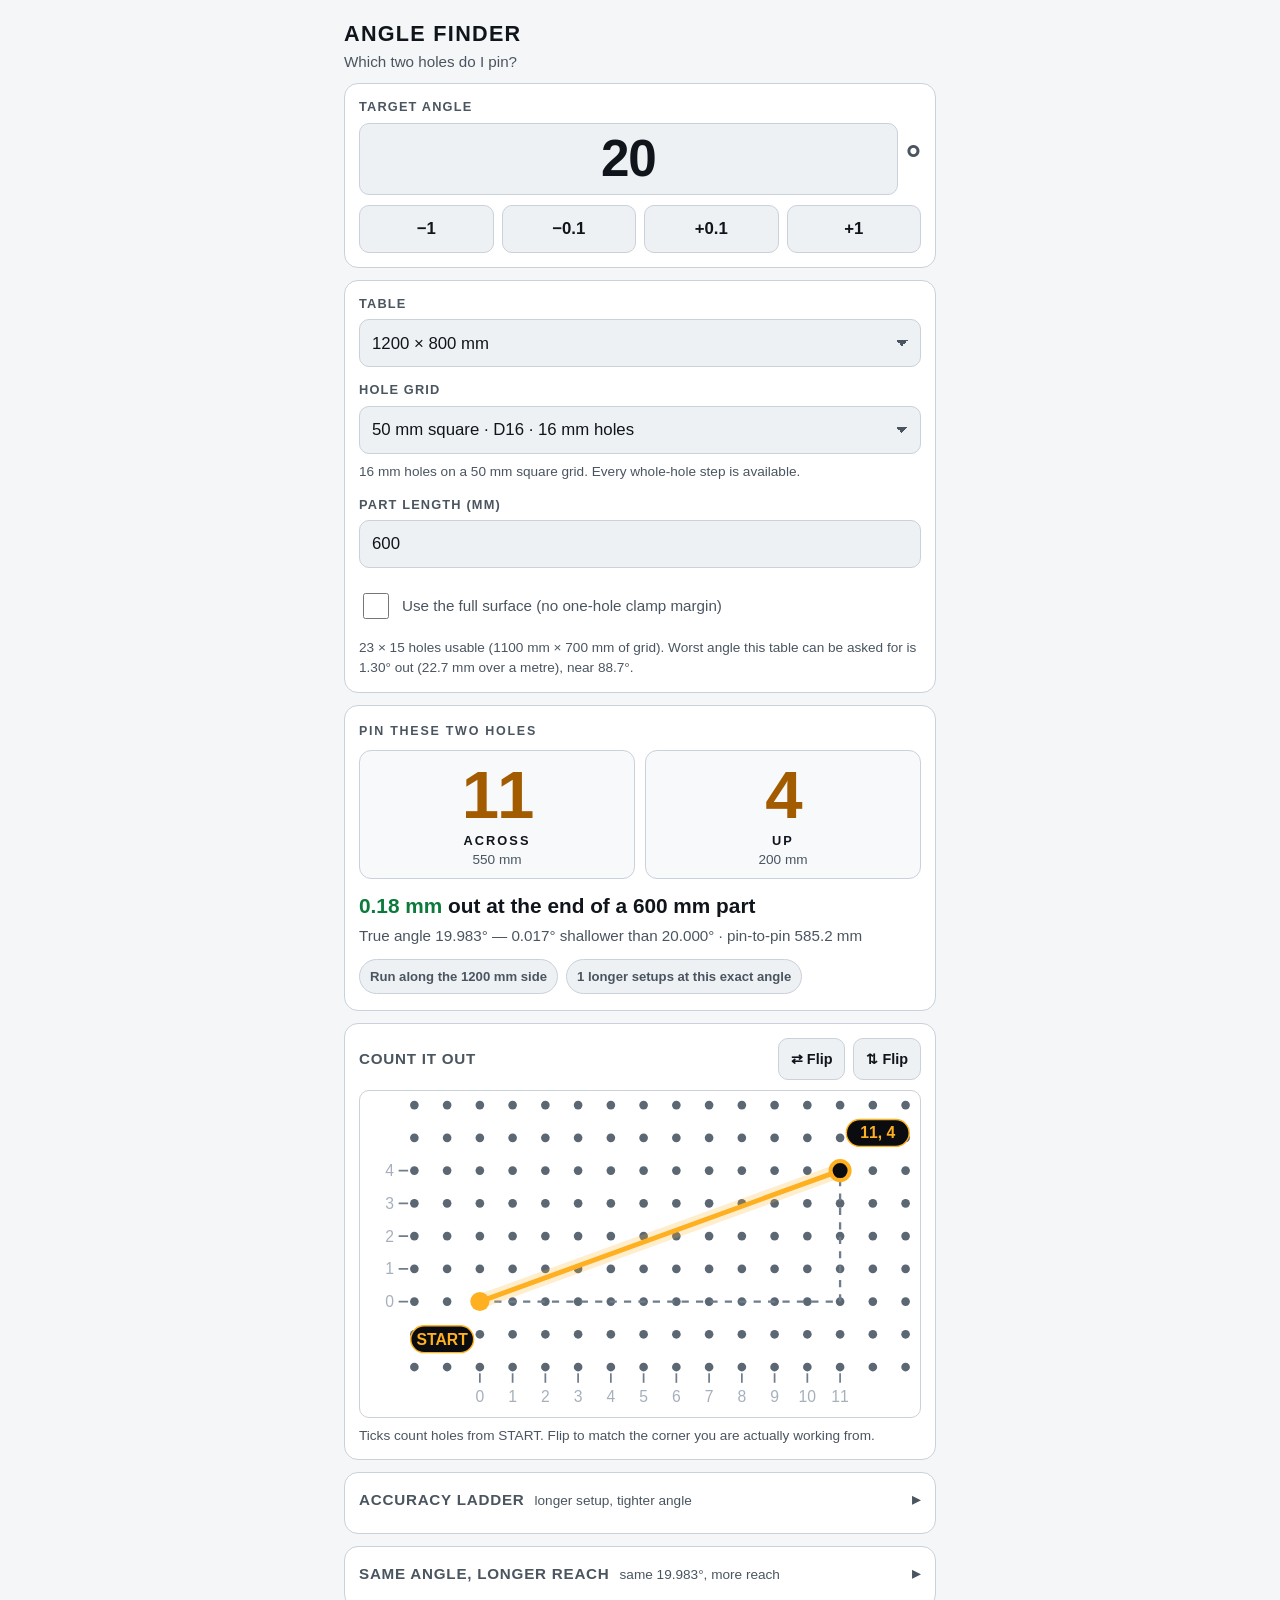
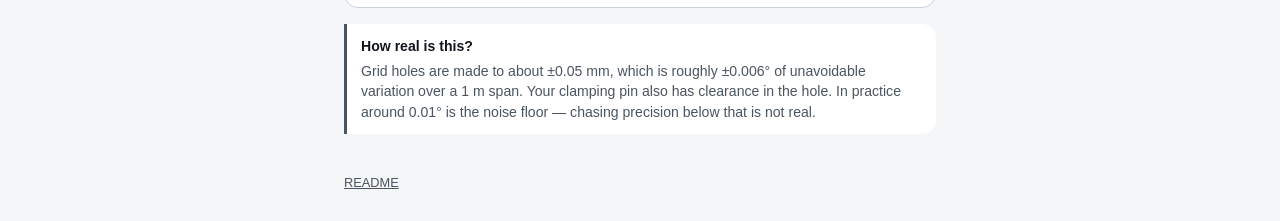
<file: index.html>
<!doctype html>
<html lang="en">
<head>
<meta charset="utf-8">
<meta name="viewport" content="width=device-width, initial-scale=1, viewport-fit=cover">
<meta name="theme-color" content="#0c0e11">
<meta name="color-scheme" content="dark light">
<meta name="description" content="Turn a target angle into which two holes to pin on a modular welding table. Works offline, no accounts, no network.">
<title>Welding Table Angle Finder</title>
<link rel="manifest" href="./manifest.webmanifest">
<link rel="icon" href="./icon.svg" type="image/svg+xml">
<link rel="apple-touch-icon" href="./icon-192.png">
<link rel="stylesheet" href="./styles.css">
</head>
<body>

<header class="top">
  <h1>Angle&nbsp;Finder</h1>
  <p class="tagline">Which two holes do I pin?</p>
</header>

<main>

  <!-- ---------------------------------------------------------------- -->
  <section class="card" aria-labelledby="angle-label">
    <label class="field-label" id="angle-label" for="angle">Target angle</label>
    <div class="angle-row">
      <input id="angle" class="angle-input" type="number" inputmode="decimal"
             step="0.001" min="0" max="90" value="20" autocomplete="off">
      <span class="deg-mark" aria-hidden="true">°</span>
    </div>
    <div class="nudge" role="group" aria-label="Adjust angle">
      <button type="button" data-nudge="-1">−1</button>
      <button type="button" data-nudge="-0.1">−0.1</button>
      <button type="button" data-nudge="0.1">+0.1</button>
      <button type="button" data-nudge="1">+1</button>
    </div>
  </section>

  <!-- ---------------------------------------------------------------- -->
  <section class="card setup-card">
    <div class="field">
      <label class="field-label" for="table">Table</label>
      <select id="table"></select>
    </div>

    <div class="field custom-size" id="custom-size" hidden>
      <label class="field-label" for="custom-w">Size (mm)</label>
      <div class="two-up">
        <input id="custom-w" type="number" inputmode="numeric" min="100" step="50" value="1200" aria-label="Table width in mm">
        <span class="by">×</span>
        <input id="custom-l" type="number" inputmode="numeric" min="100" step="50" value="800" aria-label="Table length in mm">
      </div>
    </div>

    <div class="field">
      <label class="field-label" for="grid">Hole grid</label>
      <select id="grid"></select>
      <p class="hint" id="grid-hint"></p>
    </div>

    <div class="field">
      <label class="field-label" for="part">Part length (mm)</label>
      <input id="part" type="number" inputmode="numeric" min="10" step="50" value="600">
    </div>

    <label class="check">
      <input id="full-surface" type="checkbox">
      <span>Use the full surface (no one-hole clamp margin)</span>
    </label>

    <p class="hint" id="table-hint"></p>
  </section>

  <!-- ---------------------------------------------------------------- -->
  <section id="answer" aria-live="polite"></section>

  <section id="warnings"></section>

  <!-- ---------------------------------------------------------------- -->
  <section class="card diagram-card" id="diagram-card">
    <div class="card-head">
      <h2>Count it out</h2>
      <div class="flips" role="group" aria-label="Mirror the setup">
        <button type="button" id="flip-x" aria-pressed="false">⇄ Flip</button>
        <button type="button" id="flip-y" aria-pressed="false">⇅ Flip</button>
      </div>
    </div>
    <div id="diagram" class="diagram"></div>
    <p class="hint" id="diagram-legend"></p>
  </section>

  <!-- ---------------------------------------------------------------- -->
  <details class="card" id="ladder-card">
    <summary><h2>Accuracy ladder</h2><span class="summary-note">longer setup, tighter angle</span></summary>
    <div class="table-scroll"><table class="ladder" id="ladder"></table></div>
  </details>

  <details class="card" id="same-card">
    <summary><h2>Same angle, longer reach</h2><span class="summary-note" id="same-note"></span></summary>
    <div class="table-scroll"><table class="ladder" id="same-angle"></table></div>
  </details>

  <!-- Permanent, non-dismissable. Do not make this collapsible. -->
  <aside class="noise-floor">
    <strong>How real is this?</strong>
    Grid holes are made to about ±0.05&nbsp;mm, which is roughly ±0.006° of unavoidable
    variation over a 1&nbsp;m span. Your clamping pin also has clearance in the hole. In
    practice around 0.01° is the noise floor — chasing precision below that is not real.
  </aside>

  <noscript><p class="warn">This tool is all client-side maths — it needs JavaScript enabled.</p></noscript>

</main>

<footer class="foot">
  <a href="./README.md">README</a>
</footer>

<script src="./grid-math.js"></script>
<script src="./app.js"></script>
</body>
</html>
</file>
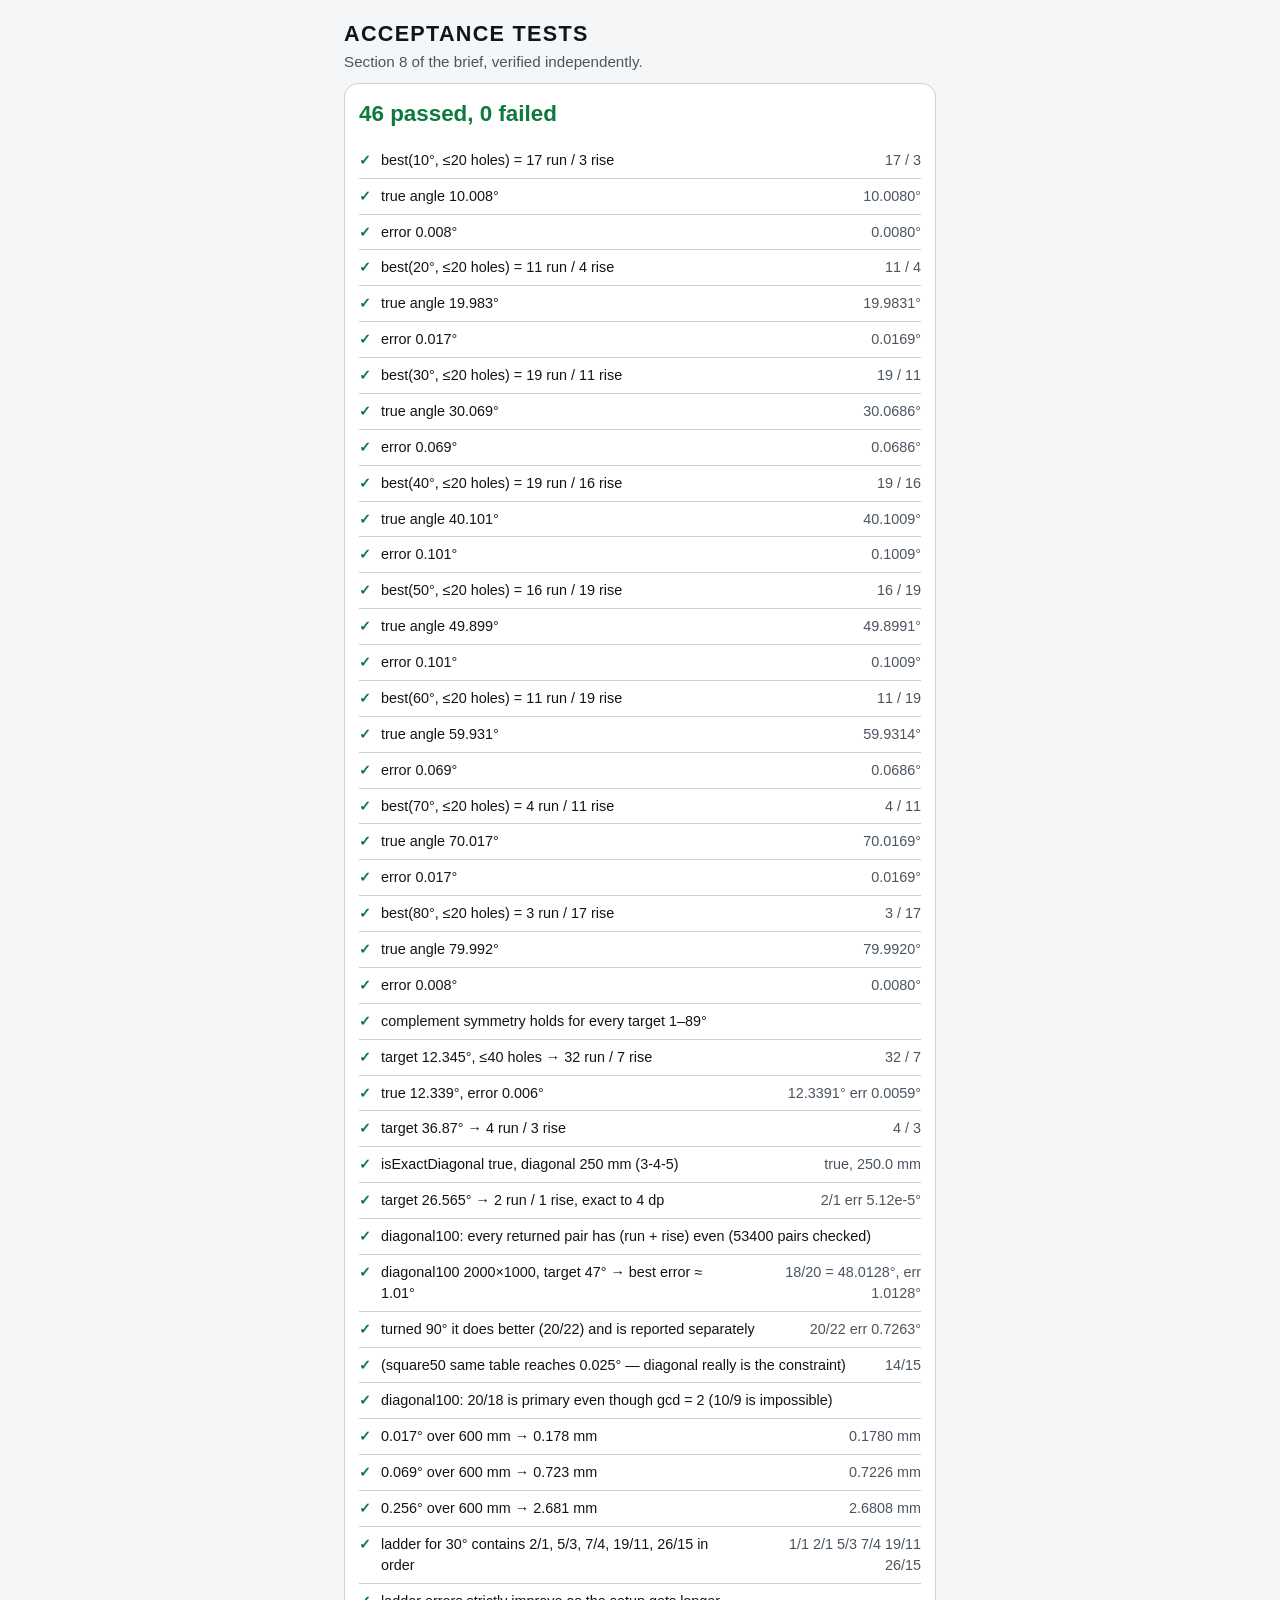
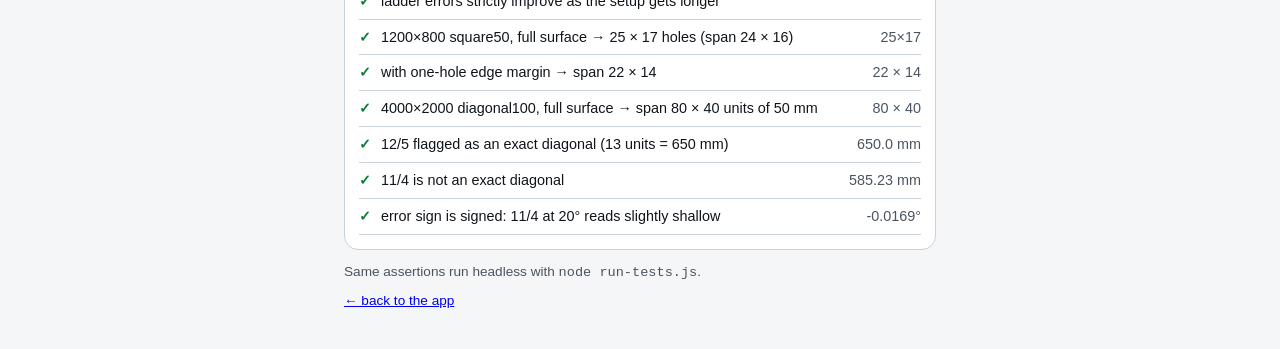
<file: tests.html>
<!doctype html>
<html lang="en">
<head>
<meta charset="utf-8">
<meta name="viewport" content="width=device-width, initial-scale=1">
<meta name="color-scheme" content="dark light">
<title>Tests — Welding Table Angle Finder</title>
<link rel="stylesheet" href="./styles.css">
</head>
<body>
<header class="top">
  <h1>Acceptance tests</h1>
  <p class="tagline">Section 8 of the brief, verified independently.</p>
</header>
<main>
  <div class="card">
    <p class="score" id="score">running…</p>
    <ul class="test-list" id="list"></ul>
  </div>
  <p class="hint">Same assertions run headless with <code>node run-tests.js</code>.</p>
  <p class="hint"><a href="./index.html">← back to the app</a></p>
</main>
<script src="./grid-math.js"></script>
<script src="./tests.js"></script>
<script>
(function () {
  var out = WeldTests.run();
  var score = document.getElementById('score');
  score.textContent = out.passed + ' passed, ' + out.failed + ' failed';
  score.className = 'score ' + (out.failed ? 'no' : 'ok');
  document.getElementById('list').innerHTML = out.results.map(function (r) {
    return '<li class="' + (r.pass ? 'pass' : 'fail') + '">' +
      '<span class="mark">' + (r.pass ? '✓' : '✕') + '</span>' +
      '<span>' + r.name.replace(/&/g, '&amp;').replace(/</g, '&lt;') + '</span>' +
      (r.detail ? '<span class="detail">' + String(r.detail).replace(/</g, '&lt;') + '</span>' : '') +
      '</li>';
  }).join('');
  console.log(out.passed + ' passed, ' + out.failed + ' failed');
  out.results.forEach(function (r) { if (!r.pass) console.error('FAIL: ' + r.name + '  ' + r.detail); });
})();
</script>
</body>
</html>
</file>
<file: styles.css>
/* =============================================================================
   Welding Table Angle Finder — workshop-first styling.
   Assume: phone in one hand, gloves on, poor light, dirty screen.
   Big targets, big numerals, hard contrast, dark by default.
   No external fonts — system stack only.
   ============================================================================= */

:root {
  --bg:        #0c0e11;
  --card:      #14181d;
  --card-2:    #1b2027;
  --line:      #2b323b;
  --ink:       #f2f5f8;
  --ink-dim:   #a6b0bc;
  --accent:    #ffb020;   /* the setup line — reads well in bad light */
  --accent-2:  #ffcf6b;
  --good:      #3ddc84;
  --warn:      #ff8a3d;
  --bad:       #ff5a5a;
  --radius:    14px;
  --tap:       48px;      /* minimum tap target, gloves on */
}

* { box-sizing: border-box; }

html { -webkit-text-size-adjust: 100%; }

body {
  margin: 0;
  padding: 0 0 env(safe-area-inset-bottom);
  background: var(--bg);
  color: var(--ink);
  font-family: -apple-system, BlinkMacSystemFont, "Segoe UI", Roboto, "Helvetica Neue", Arial, sans-serif;
  font-size: 17px;
  line-height: 1.45;
  -webkit-tap-highlight-color: transparent;
}

main { max-width: 620px; margin: 0 auto; padding: 0 14px 40px; }

/* --- header ------------------------------------------------------------- */
.top {
  max-width: 620px;
  margin: 0 auto;
  padding: 18px 14px 10px;
}
.top h1 {
  margin: 0;
  font-size: 1.35rem;
  letter-spacing: 0.06em;
  text-transform: uppercase;
  font-weight: 800;
}
.tagline { margin: 2px 0 0; color: var(--ink-dim); font-size: 0.95rem; }

/* --- cards -------------------------------------------------------------- */
.card {
  background: var(--card);
  border: 1px solid var(--line);
  border-radius: var(--radius);
  padding: 14px;
  margin: 0 0 12px;
}
.card-head {
  display: flex; align-items: center; justify-content: space-between;
  gap: 10px; margin-bottom: 10px;
}
h2 { font-size: 0.95rem; margin: 0; letter-spacing: 0.05em; text-transform: uppercase; color: var(--ink-dim); font-weight: 700; }

/* --- inputs ------------------------------------------------------------- */
.field-label {
  display: block;
  font-size: 0.8rem;
  letter-spacing: 0.09em;
  text-transform: uppercase;
  color: var(--ink-dim);
  font-weight: 700;
  margin-bottom: 6px;
}
.field { margin-bottom: 14px; }
.field:last-of-type { margin-bottom: 0; }

input, select, button {
  font-family: inherit;
  font-size: 1.05rem;
  color: var(--ink);
  background: var(--card-2);
  border: 1px solid var(--line);
  border-radius: 10px;
  min-height: var(--tap);
  padding: 8px 12px;
  width: 100%;
}
select {
  appearance: none;
  background-image: linear-gradient(45deg, transparent 50%, var(--ink-dim) 50%),
                    linear-gradient(135deg, var(--ink-dim) 50%, transparent 50%);
  background-position: right 18px center, right 12px center;
  background-size: 6px 6px, 6px 6px;
  background-repeat: no-repeat;
  padding-right: 34px;
}
input:focus-visible, select:focus-visible, button:focus-visible, summary:focus-visible {
  outline: 3px solid var(--accent); outline-offset: 2px;
}
input[type="number"] { -moz-appearance: textfield; }
input[type="number"]::-webkit-outer-spin-button,
input[type="number"]::-webkit-inner-spin-button { -webkit-appearance: none; margin: 0; }

.angle-row { display: flex; align-items: center; gap: 8px; }
.angle-input {
  font-size: 3.2rem;
  font-weight: 800;
  font-variant-numeric: tabular-nums;
  letter-spacing: -0.02em;
  padding: 4px 12px;
  min-height: 72px;
  text-align: center;
}
.deg-mark { font-size: 2.4rem; color: var(--ink-dim); font-weight: 700; }

.nudge { display: flex; gap: 8px; margin-top: 10px; }
.nudge button { font-weight: 700; font-variant-numeric: tabular-nums; }
.nudge button:active { background: var(--accent); color: #000; border-color: var(--accent); }

.two-up { display: flex; align-items: center; gap: 8px; }
.by { color: var(--ink-dim); font-size: 1.2rem; }

.check {
  display: flex; align-items: center; gap: 10px;
  margin-top: 14px; min-height: var(--tap); cursor: pointer;
}
.check input { width: 26px; height: 26px; min-height: 0; flex: none; accent-color: var(--accent); }
.check span { font-size: 0.95rem; color: var(--ink-dim); }

.hint { margin: 8px 0 0; font-size: 0.85rem; color: var(--ink-dim); }

/* --- the answer --------------------------------------------------------- */
.answer {
  background: linear-gradient(180deg, #1a1f26, #14181d);
  border: 1px solid #39424e;
  border-radius: var(--radius);
  padding: 16px 14px;
  margin: 0 0 12px;
}
.answer .kicker {
  font-size: 0.78rem; letter-spacing: 0.14em; text-transform: uppercase;
  color: var(--ink-dim); font-weight: 700; margin: 0 0 10px;
}
.numbers {
  display: flex; align-items: stretch; gap: 10px;
}
.num {
  flex: 1 1 0;
  background: #0e1116;
  border: 1px solid var(--line);
  border-radius: 12px;
  padding: 10px 6px 8px;
  text-align: center;
}
.num .n {
  display: block;
  font-size: 4.2rem;
  line-height: 1;
  font-weight: 800;
  font-variant-numeric: tabular-nums;
  color: var(--accent);
  letter-spacing: -0.03em;
}
.num .lbl {
  display: block; margin-top: 4px;
  font-size: 0.8rem; letter-spacing: 0.16em; text-transform: uppercase;
  color: var(--ink); font-weight: 700;
}
.num .mm { display: block; font-size: 0.85rem; color: var(--ink-dim); font-variant-numeric: tabular-nums; }

.headline-error {
  margin: 14px 0 0;
  font-size: 1.3rem;
  font-weight: 700;
  line-height: 1.25;
}
.headline-error .mmval { color: var(--good); font-variant-numeric: tabular-nums; }
.headline-error.is-warn .mmval { color: var(--warn); }
.headline-error.is-bad .mmval { color: var(--bad); }
.answer .secondary {
  margin: 6px 0 0; color: var(--ink-dim); font-size: 0.95rem;
  font-variant-numeric: tabular-nums;
}

.badges { display: flex; flex-wrap: wrap; gap: 8px; margin-top: 12px; }
.badge {
  font-size: 0.82rem; font-weight: 700;
  padding: 7px 10px; border-radius: 999px;
  background: var(--card-2); border: 1px solid var(--line); color: var(--ink-dim);
}
.badge.exact { background: rgba(61,220,132,0.12); border-color: rgba(61,220,132,0.45); color: var(--good); }
.badge.rot   { background: rgba(255,176,32,0.12); border-color: rgba(255,176,32,0.45); color: var(--accent-2); }

/* --- warnings ----------------------------------------------------------- */
.warn, .info {
  border-radius: var(--radius);
  padding: 12px 14px;
  margin: 0 0 12px;
  font-size: 0.95rem;
  border: 1px solid;
}
.warn { background: rgba(255,138,61,0.10); border-color: rgba(255,138,61,0.5); color: #ffd3b3; }
.warn.bad { background: rgba(255,90,90,0.10); border-color: rgba(255,90,90,0.5); color: #ffc9c9; }
.info { background: var(--card); border-color: var(--line); color: var(--ink-dim); }
.warn strong, .info strong { color: var(--ink); }

/* --- diagram ------------------------------------------------------------ */
.diagram { text-align: center; }
.diagram svg {
  width: 100%;
  max-height: 58vh;
  height: auto;
  display: block;
  background: #0a0c0f;
  border: 1px solid var(--line);
  border-radius: 10px;
}
.flips { display: flex; gap: 8px; flex: none; }
.flips button { width: auto; padding: 8px 12px; font-size: 0.9rem; font-weight: 700; min-height: 42px; }
.flips button[aria-pressed="true"] { background: var(--accent); color: #000; border-color: var(--accent); }

/* --- ladder tables ------------------------------------------------------ */
details.card > summary {
  list-style: none;
  cursor: pointer;
  display: flex; align-items: baseline; gap: 10px; flex-wrap: wrap;
  min-height: 32px;
}
details.card > summary::-webkit-details-marker { display: none; }
details.card > summary::after {
  content: "▸"; margin-left: auto; color: var(--ink-dim); font-size: 1.1rem;
}
details.card[open] > summary::after { content: "▾"; }
.summary-note { font-size: 0.85rem; color: var(--ink-dim); }

.table-scroll { overflow-x: auto; margin-top: 12px; -webkit-overflow-scrolling: touch; }
table.ladder { border-collapse: collapse; width: 100%; font-size: 0.92rem; }
table.ladder th, table.ladder td {
  text-align: right; padding: 9px 8px; border-bottom: 1px solid var(--line);
  white-space: nowrap; font-variant-numeric: tabular-nums;
}
table.ladder th { color: var(--ink-dim); font-size: 0.75rem; letter-spacing: 0.06em; text-transform: uppercase; }
table.ladder td:first-child, table.ladder th:first-child { text-align: left; }
table.ladder tr.is-best td { color: var(--accent); font-weight: 700; }
table.ladder .pair { font-weight: 700; font-size: 1rem; }
table.ladder .tick { color: var(--good); }

/* --- permanent honesty note --------------------------------------------- */
.noise-floor {
  margin: 16px 0 0;
  padding: 12px 14px;
  border-left: 3px solid var(--ink-dim);
  background: var(--card);
  border-radius: 0 var(--radius) var(--radius) 0;
  color: var(--ink-dim);
  font-size: 0.88rem;
}
.noise-floor strong { display: block; color: var(--ink); margin-bottom: 4px; }

/* --- footer ------------------------------------------------------------- */
.foot {
  max-width: 620px; margin: 0 auto; padding: 0 14px 28px;
  display: flex; justify-content: space-between; gap: 12px;
  color: var(--ink-dim); font-size: 0.8rem;
}
.foot a { color: var(--ink-dim); }

/* --- test page ---------------------------------------------------------- */
.test-list { list-style: none; padding: 0; margin: 0; font-size: 0.9rem; }
.test-list li { padding: 7px 0; border-bottom: 1px solid var(--line); display: flex; gap: 10px; }
.test-list .mark { flex: none; font-weight: 800; }
.test-list .pass .mark { color: var(--good); }
.test-list .fail .mark { color: var(--bad); }
.test-list .detail { color: var(--ink-dim); margin-left: auto; text-align: right; font-variant-numeric: tabular-nums; }
.score { font-size: 1.4rem; font-weight: 800; margin: 0 0 12px; }
.score.ok { color: var(--good); }
.score.no { color: var(--bad); }

/* --- light mode: only if explicitly preferred; workshop default is dark -- */
@media (prefers-color-scheme: light) {
  :root {
    --bg: #f4f6f8; --card: #ffffff; --card-2: #eef1f4; --line: #c9d1da;
    --ink: #10151b; --ink-dim: #4a5560; --accent: #a35b00; --accent-2: #7a4400;
    --good: #0d7a3d; --warn: #a54b00; --bad: #b3231f;
  }
  .answer { background: #ffffff; border-color: var(--line); }
  .num { background: #f7f9fb; }
  .diagram svg { background: #ffffff; }
}
</file>
